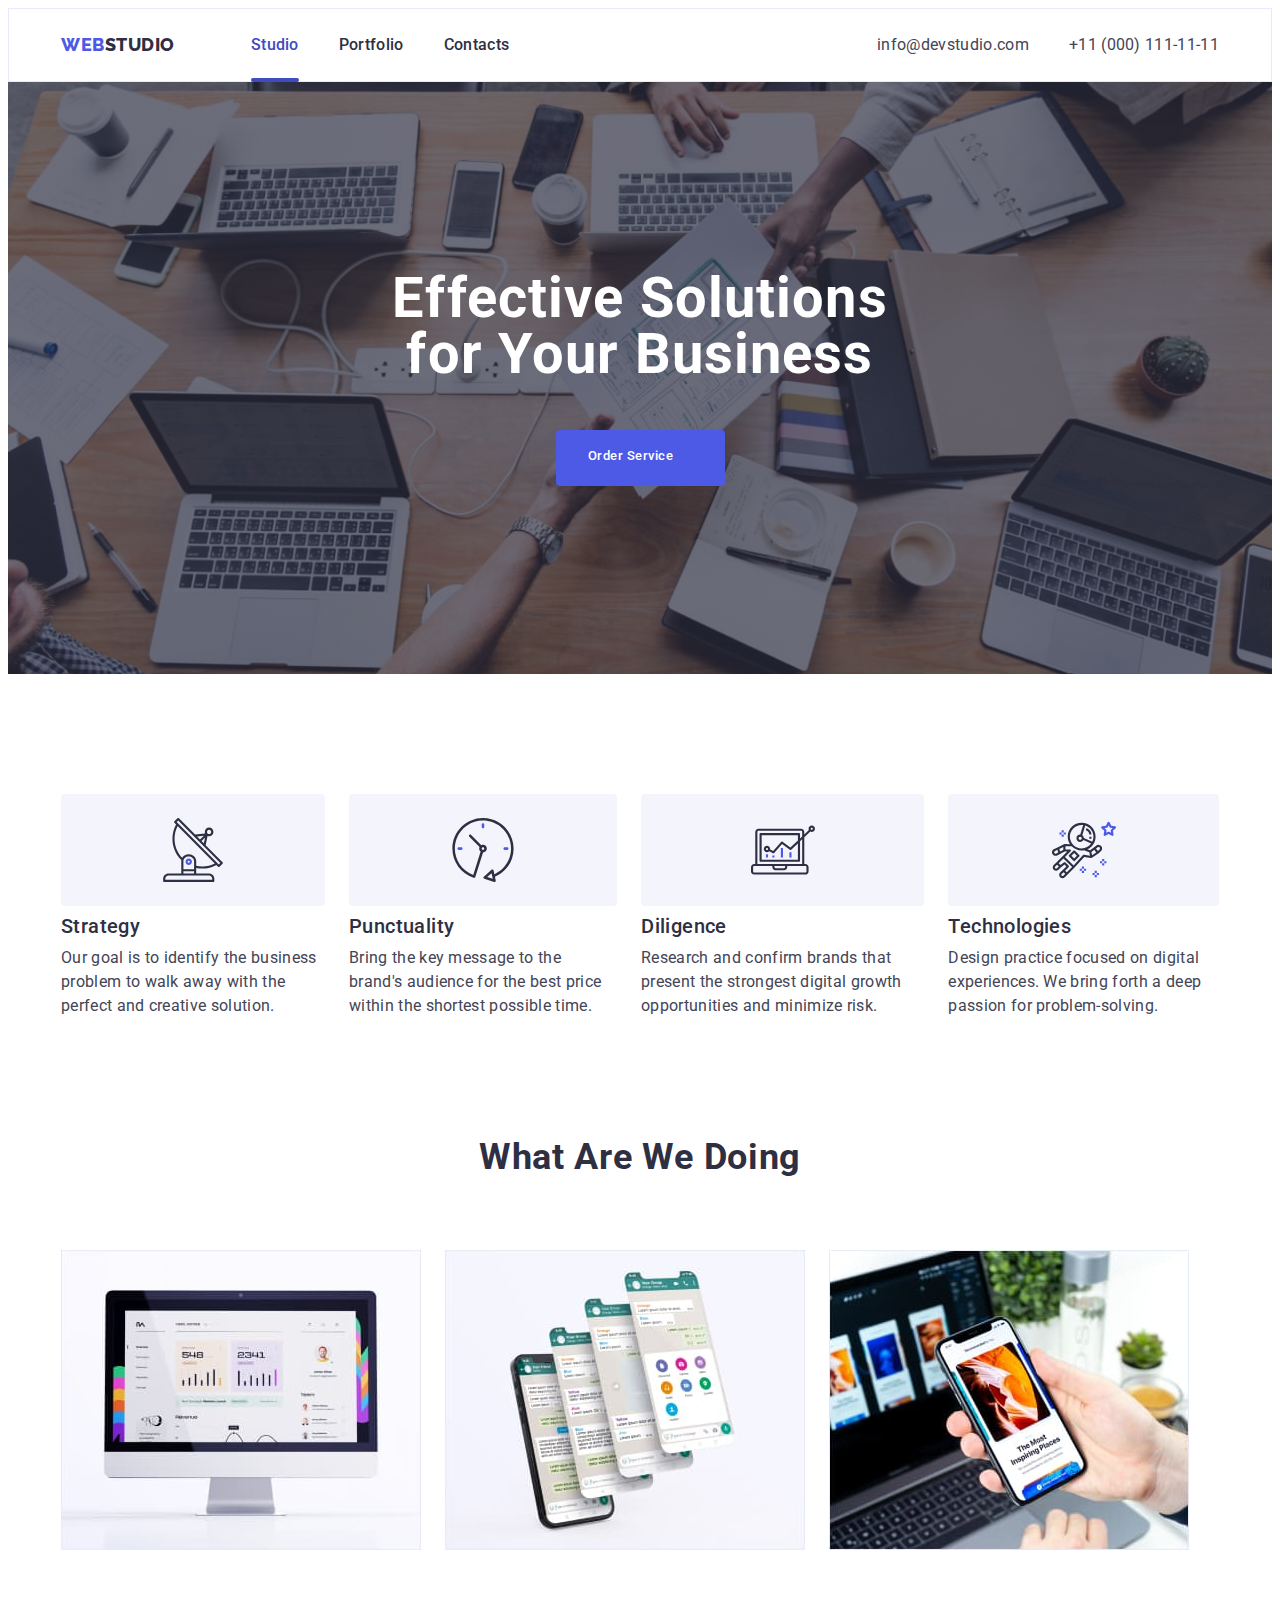
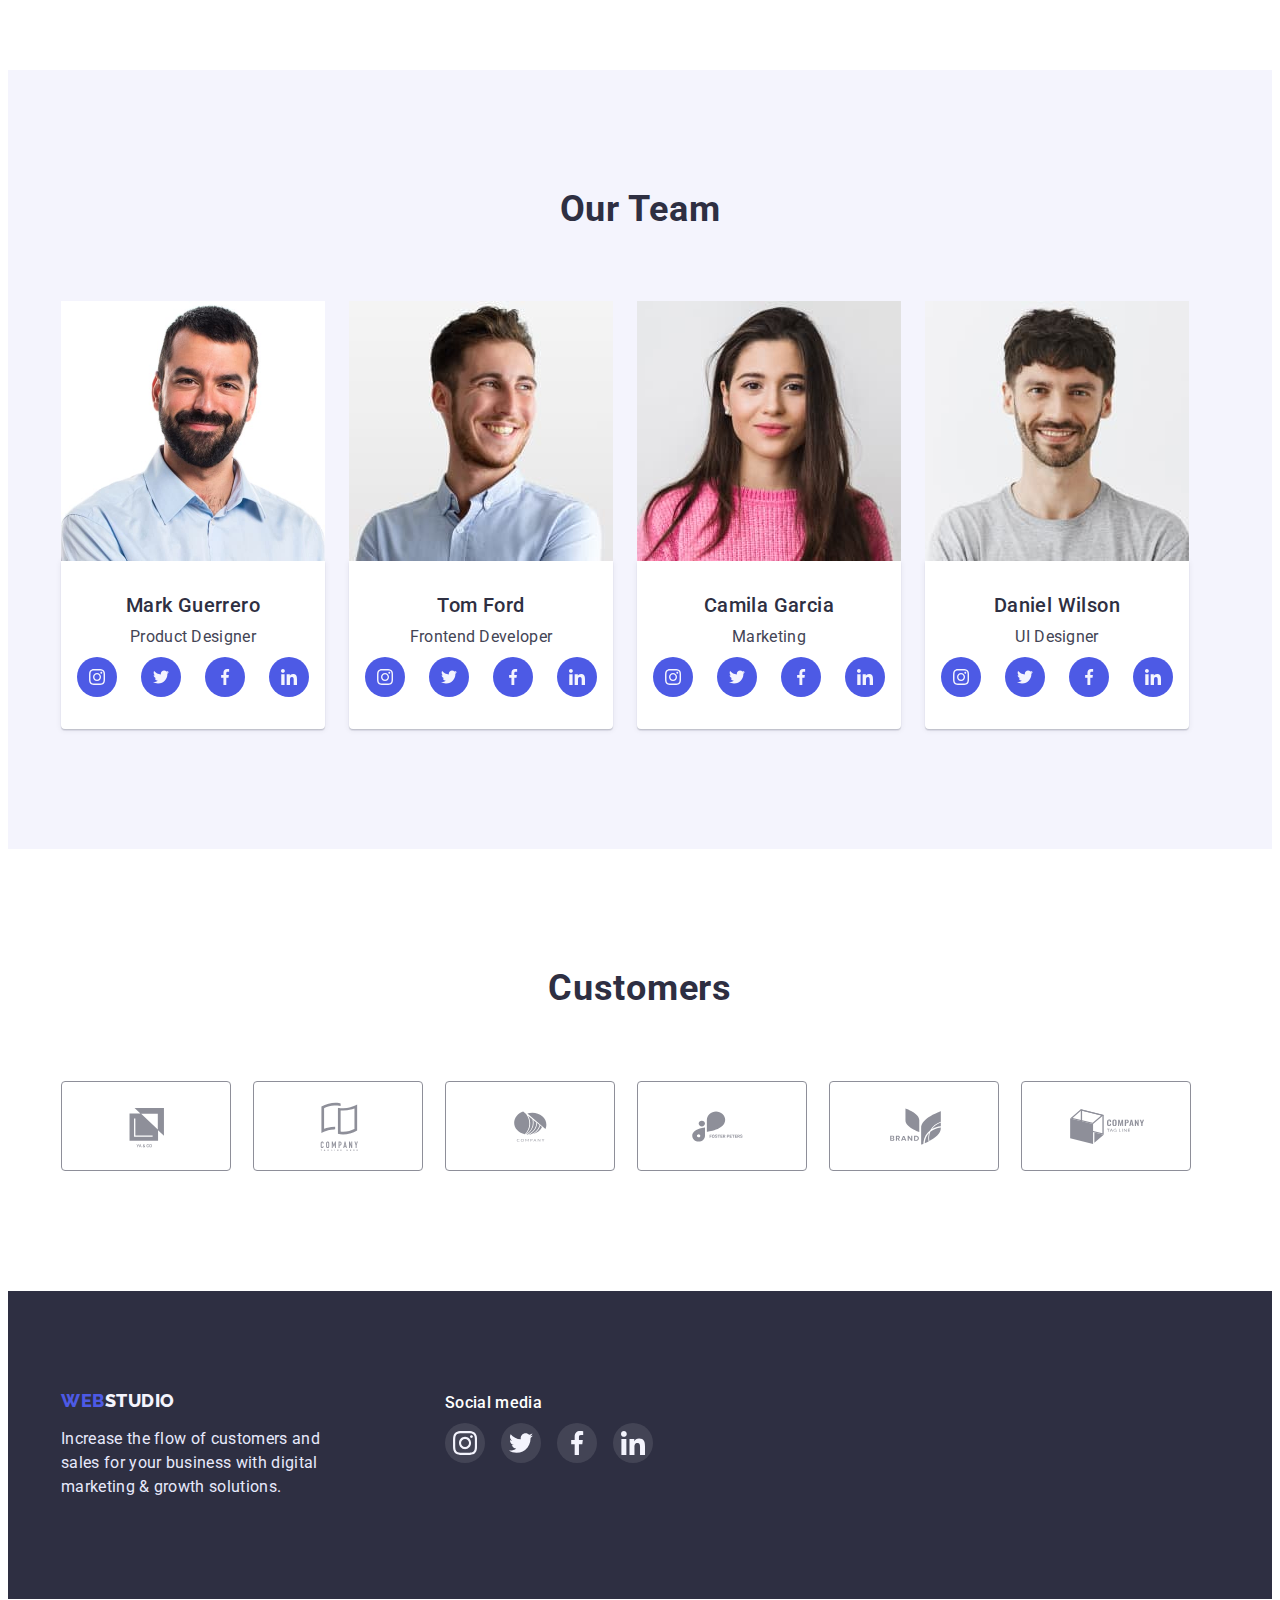
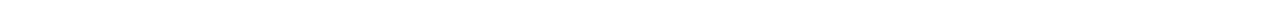
<file: index.html>
<!DOCTYPE html>
<html lang="en">
  <head>
    <meta charset="UTF-8" />
    <meta http-equiv="X-UA-Compatible" content="IE=edge" />
    <meta name="viewport" content="width=device-width, initial-scale=1.0" />
    <title>Web Studio</title>
    <link rel="preconnect" href="https://fonts.googleapis.com" />
    <link rel="preconnect" href="https://fonts.gstatic.com" crossorigin />
    <link
      href="https://fonts.googleapis.com/css2?family=Raleway:wght@800&family=Roboto:wght@400;500;700;900&display=swap"
      rel="stylesheet"
    />
    <link
      rel="stylesheet"
      href="https://cdnjs.cloudflare.com/ajax/libs/modern-normalize/1.1.0/modern-normalize.min.css"
      integrity="sha512-wpPYUAdjBVSE4KJnH1VR1HeZfpl1ub8YT/NKx4PuQ5NmX2tKuGu6U/JRp5y+Y8XG2tV+wKQpNHVUX03MfMFn9Q=="
      crossorigin="anonymous"
      referrerpolicy="no-referrer"
    />
    <link rel="stylesheet" href="./css/styles.css" />
  </head>
  <body>
    <header class="header">
      <div class="container header-navigation">
        <nav class="nav">
          <a href="./index.html" class="header-logo link"
            >Web<span class="header-logo-right">Studio</span>
          </a>
          <ul class="header-list list">
            <li>
              <a href="./index.html" class="header-link link current">Studio</a>
            </li>
            <li>
              <a href="./portfolio.html" class="header-link link">Portfolio</a>
            </li>
            <li>
              <a href="" class="header-link link">Contacts</a>
            </li>
          </ul>
        </nav>
        <address class="address">
          <ul class="list address-navigation">
            <li>
              <a href="mailto:info@devstudio.com" class="address-contacts link"
                >info@devstudio.com</a
              >
            </li>
            <li>
              <a href="tel:+110001111111" class="address-contacts link"
                >+11 (000) 111-11-11</a
              >
            </li>
          </ul>
        </address>
      </div>
    </header>
    <main>
      <section class="hero section">
        <div class="container">
          <h1 class="hero-title">Effective Solutions for Your Business</h1>
          <button type="button" data-modal-open class="hero-btn">Order Service</button>
        </div>
      </section>
      <section class="advantages section">
        <div class="container">
          <h2 class="visually-hidden">Our advantages</h2>
          <ul class="list advantages-list">
            <li class="advantages-item">
              <div class="advantages-item-container"
                ><svg width="64" height="64">
                  <use href="./images/icons.svg#icon-antenna"></use>
                </svg>
              </div>
              <h3 class="section-suptitle">Strategy</h3>
              <p class="section-text">
                Our goal is to identify the business problem to walk away with
                the perfect and creative solution.
              </p>
            </li>
            <li class="advantages-item">
              <div class="advantages-item-container"
                ><svg width="64" height="64">
                  <use href="./images/icons.svg#icon-clock"></use>
                </svg>
              </div>
              <h3 class="section-suptitle">Punctuality</h3>
              <p class="section-text">
                Bring the key message to the brand's audience for the best price
                within the shortest possible time.
              </p>
            </li>
            <li class="advantages-item">
              <div class="advantages-item-container"
                ><svg width="64" height="64">
                  <use href="./images/icons.svg#icon-diagram"></use>
                </svg>
              </div>
              <h3 class="section-suptitle">Diligence</h3>
              <p class="section-text">
                Research and confirm brands that present the strongest digital
                growth opportunities and minimize risk.
              </p>
            </li>
            <li class="advantages-item">
              <div class="advantages-item-container"
                ><svg width="64" height="64">
                  <use href="./images/icons.svg#icon-astronaut"></use>
                </svg>
              </div>
              <h3 class="section-suptitle">Technologies</h3>
              <p class="section-text">
                Design practice focused on digital experiences. We bring forth a
                deep passion for problem-solving.
              </p>
            </li>
          </ul>
        </div>
      </section>
      <section class="section">
        <div class="container">
          <h2 class="section-title">What are we doing</h2>
          <ul class="list list-doing">
            <li>
              <img
                src="./images/what-we-doing-img-1.jpg"
                alt="what-we-doing-img-1"
                width="360"
                height="300"
              />
            </li>
            <li>
              <img
                src="./images/what-we-doing-img-2.jpg"
                alt="what-we-doing-img-2"
                width="360"
                height="300"
              />
            </li>
            <li>
              <img
                src="./images/what-we-doing-img-3.jpg"
                alt="what-we-doing-img-3"
                width="360"
                height="300"
              />
            </li>
          </ul>
        </div>
      </section>
      <section class="team section">
        <div class="container">
          <h2 class="section-title">Our Team</h2>
          <ul class="list list-team">
            <li>
              <img
                src="./images/mark-guerrero.jpg"
                alt="mark-guerrero"
                width="264"
                height="260"
              />
              <div class="team-content">
                <h3 class="section-suptitle">Mark Guerrero</h3>
                <p class="section-text">Product Designer</p>
                <ul class="team-social-list list">
                  <li class="team-social-item">
                    <a href="" class="team-social-link link"
                      ><svg width="16" height="16">
                        <use href="./images/icons.svg#icon-instagram"></use>
                      </svg>
                    </a>
                  </li>
                  <li class="team-social-item">
                    <a href="" class="team-social-link link"
                      ><svg width="16" height="16">
                        <use href="./images/icons.svg#icon-twitter"></use>
                      </svg>
                    </a>
                  </li>
                  <li class="team-social-item">
                    <a href="" class="team-social-link link"
                      ><svg width="16" height="16">
                        <use href="./images/icons.svg#icon-facebook"></use>
                      </svg>
                    </a>
                  </li>
                  <li class="team-social-item">
                    <a href="" class="team-social-link link"
                      ><svg width="16" height="16">
                        <use href="./images/icons.svg#icon-linkedin"></use>
                      </svg>
                    </a>
                  </li>
                </ul>
              </div>
            </li>
            <li>
              <img
                src="./images/tom-ford.jpg"
                alt="tom-ford"
                width="264"
                height="260"
              />
              <div class="team-content">
                <h3 class="section-suptitle">Tom Ford</h3>
                <p class="section-text">Frontend Developer</p>
                <ul class="team-social-list list">
                  <li class="team-social-item">
                    <a href="" class="team-social-link link"
                      ><svg width="16" height="16">
                        <use href="./images/icons.svg#icon-instagram"></use>
                      </svg>
                    </a>
                  </li>
                  <li class="team-social-item">
                    <a href="" class="team-social-link link"
                      ><svg width="16" height="16">
                        <use href="./images/icons.svg#icon-twitter"></use>
                      </svg>
                    </a>
                  </li>
                  <li class="team-social-item">
                    <a href="" class="team-social-link link"
                      ><svg width="16" height="16">
                        <use href="./images/icons.svg#icon-facebook"></use>
                      </svg>
                    </a>
                  </li>
                  <li class="team-social-item">
                    <a href="" class="team-social-link link"
                      ><svg width="16" height="16">
                        <use href="./images/icons.svg#icon-linkedin"></use>
                      </svg>
                    </a>
                  </li>
                </ul>
              </div>
            </li>
            <li>
              <img
                src="./images/camila-garcia.jpg"
                alt="camila-garcia"
                width="264"
                height="260"
              />
              <div class="team-content">
                <h3 class="section-suptitle">Camila Garcia</h3>
                <p class="section-text">Marketing</p>
                <ul class="team-social-list list">
                  <li class="team-social-item">
                    <a href="" class="team-social-link link"
                      ><svg width="16" height="16">
                        <use href="./images/icons.svg#icon-instagram"></use>
                      </svg>
                    </a>
                  </li>
                  <li class="team-social-item">
                    <a href="" class="team-social-link link"
                      ><svg width="16" height="16">
                        <use href="./images/icons.svg#icon-twitter"></use>
                      </svg>
                    </a>
                  </li>
                  <li class="team-social-item">
                    <a href="" class="team-social-link link"
                      ><svg width="16" height="16">
                        <use href="./images/icons.svg#icon-facebook"></use>
                      </svg>
                    </a>
                  </li>
                  <li class="team-social-item">
                    <a href="" class="team-social-link link"
                      ><svg width="16" height="16">
                        <use href="./images/icons.svg#icon-linkedin"></use>
                      </svg>
                    </a>
                  </li>
                </ul>
              </div>
            </li>
            <li>
              <img
                src="./images/daniel-wilson.jpg"
                alt="daniel-wilson"
                width="264"
                height="260"
              />
              <div class="team-content">
                <h3 class="section-suptitle">Daniel Wilson</h3>
                <p class="section-text">UI Designer</p>
                <ul class="team-social-list list">
                  <li class="team-social-item">
                    <a href="" class="team-social-link link"
                      ><svg width="16" height="16">
                        <use href="./images/icons.svg#icon-instagram"></use>
                      </svg>
                    </a>
                  </li>
                  <li class="team-social-item">
                    <a href="" class="team-social-link link"
                      ><svg width="16" height="16">
                        <use href="./images/icons.svg#icon-twitter"></use>
                      </svg>
                    </a>
                  </li>
                  <li class="team-social-item">
                    <a href="" class="team-social-link link"
                      ><svg width="16" height="16">
                        <use href="./images/icons.svg#icon-facebook"></use>
                      </svg>
                    </a>
                  </li>
                  <li class="team-social-item">
                    <a href="" class="team-social-link link"
                      ><svg width="16" height="16">
                        <use href="./images/icons.svg#icon-linkedin"></use>
                      </svg>
                    </a>
                  </li>
                </ul>
              </div>
            </li>
          </ul>
        </div>
      </section>
      <section class="section">
        <div class="container">
          <h2 class="section-title">Customers</h2>
          <ul class="customers-list list">
            <li class="customers-item">
              <a href="" class="customers-link link"
                ><svg widht="41" height="47">
                  <use href="./images/icons.svg#icon-logo-company-one"></use>
                </svg>
              </a>
            </li>
            <li class="customers-item">
              <a href="" class="customers-link link"
                ><svg widht="40" height="52">
                  <use href="./images/icons.svg#icon-logo-company-two"></use>
                </svg>
              </a>
            </li>
            <li class="customers-item">
              <a href="" class="customers-link link"
                ><svg widht="44" height="41">
                  <use href="./images/icons.svg#icon-logo-company-three"></use>
                </svg>
              </a>
            </li>
            <li class="customers-item">
              <a href="" class="customers-link link"
                ><svg widht="84" height="41">
                  <use href="./images/icons.svg#icon-logo-company-four"></use>
                </svg>
              </a>
            </li>
            <li class="customers-item">
              <a href="" class="customers-link link"
                ><svg widht="63" height="45">
                  <use href="./images/icons.svg#icon-logo-company-five"></use>
                </svg>
              </a>
            </li>
            <li class="customers-item">
              <a href="" class="customers-link link"
                ><svg widht="94" height="44">
                  <use href="./images/icons.svg#icon-logo-company-six"></use>
                </svg>
              </a>
            </li>
          </ul>
        </div>
      </section>
    </main>
    <footer class="footer">
      <div class="footer-flex container">
        <div class="footer-studio">
          <a href="./index.html" class="footer-logo link"
            >Web<span class="footer-logo-right">Studio</span></a
          >
          <p class="footer-text">
            Increase the flow of customers and sales for your business with
            digital marketing & growth solutions.
          </p>
        </div>
        <div class="footer-social">
          <h3 class="section-suptitle footer-suptitle">Social media</h3>
          <ul class="footer-social-list list">
            <li class="footer-social-item">
              <a href="" class="footer-social-link link"
                ><svg width="24" height="24">
                  <use href="./images/icons.svg#icon-instagram"></use>
                </svg>
              </a>
            </li>
            <li class="footer-social-item">
              <a href="" class="footer-social-link link"
                ><svg width="24" height="24">
                  <use href="./images/icons.svg#icon-twitter"></use>
                </svg>
              </a>
            </li>
            <li class="footer-social-item">
              <a href="" class="footer-social-link link"
                ><svg width="24" height="24">
                  <use href="./images/icons.svg#icon-facebook"></use>
                </svg>
              </a>
            </li>
            <li class="footer-social-item">
              <a href="" class="footer-social-link link"
                ><svg width="24" height="24">
                  <use href="./images/icons.svg#icon-linkedin"></use>
                </svg>
              </a>
            </li>
          </ul>
        </div>
      </div>
    </footer>
    <div class="backdrop is-hidden" data-modal>
      <div class="modal">
        <button type="button" data-modal-close class="modal-close">
          <svg width="8" height="8">
            <use href="./images/icons.svg#icon-close-cross-modal"></use>
          </svg>
        </button>
      </div>
    </div>
    <script src="./js/modal.js"></script>
  </body>
</html>
</file>
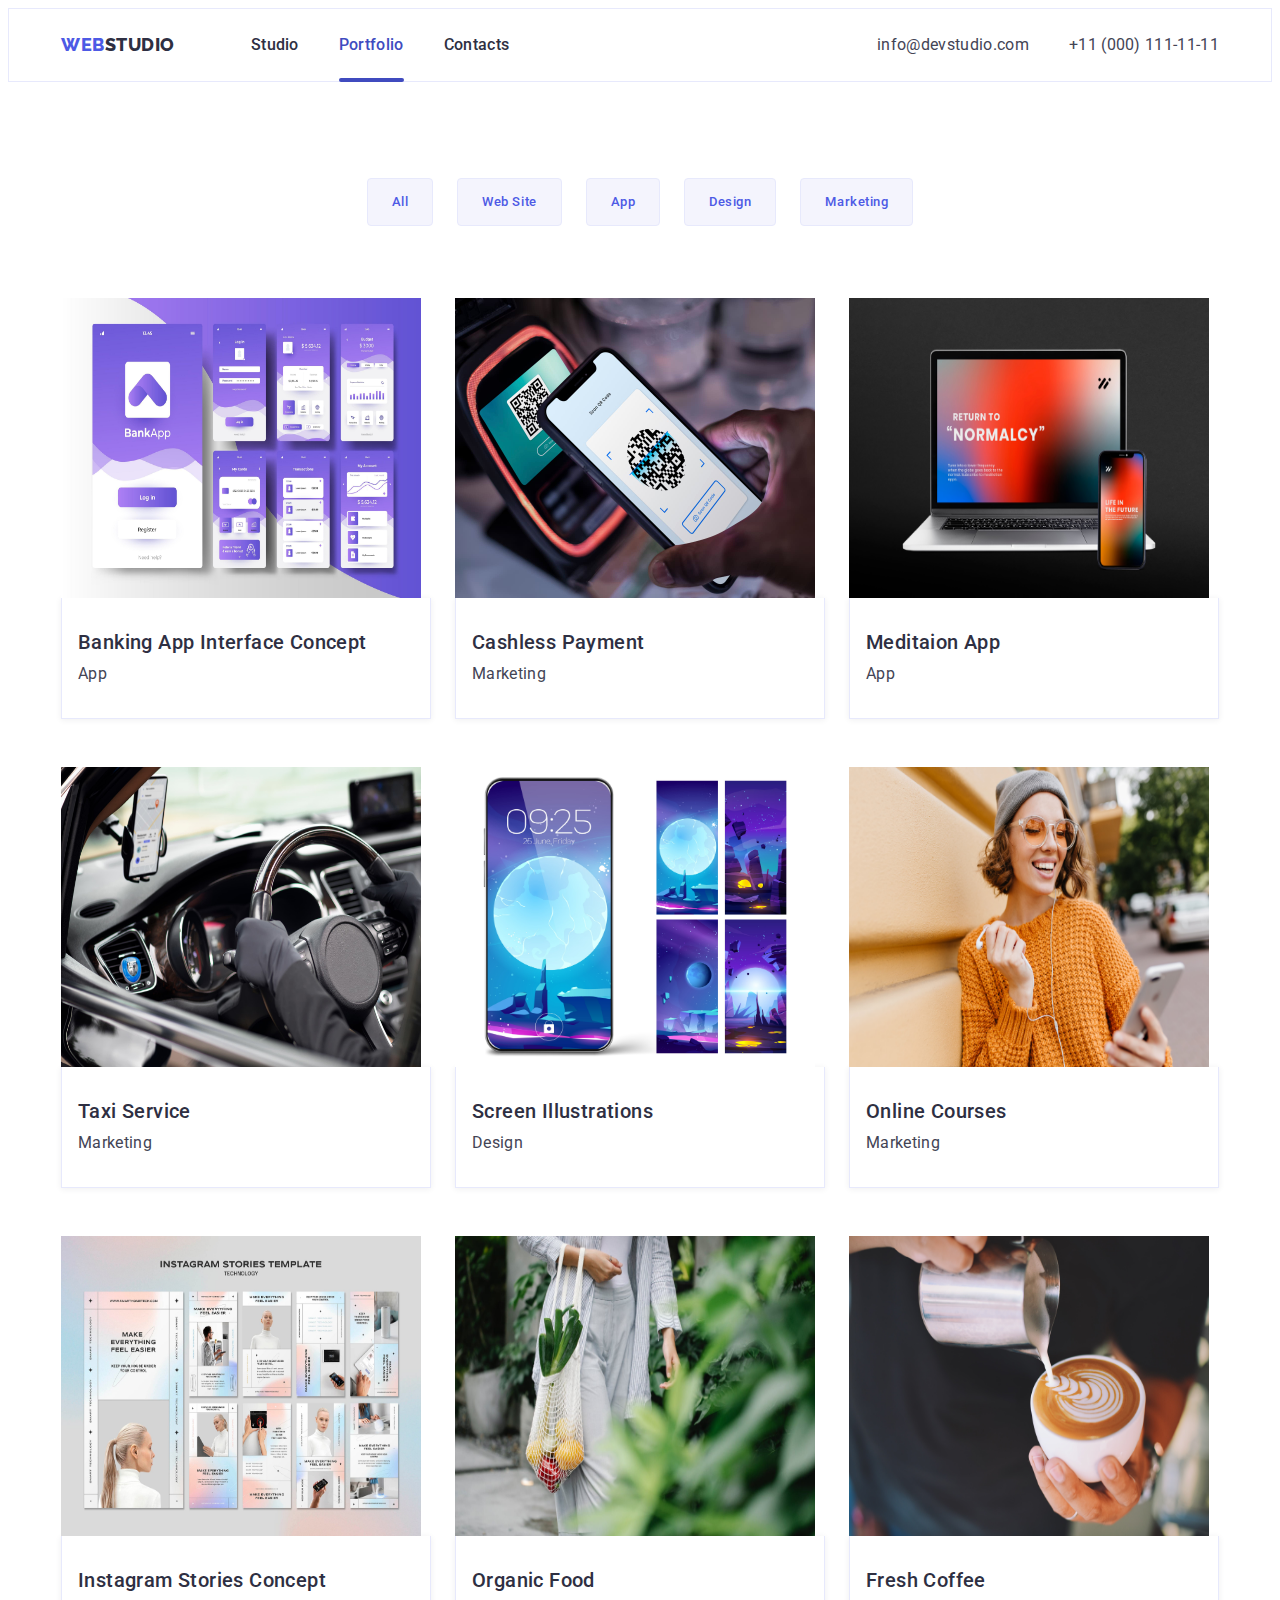
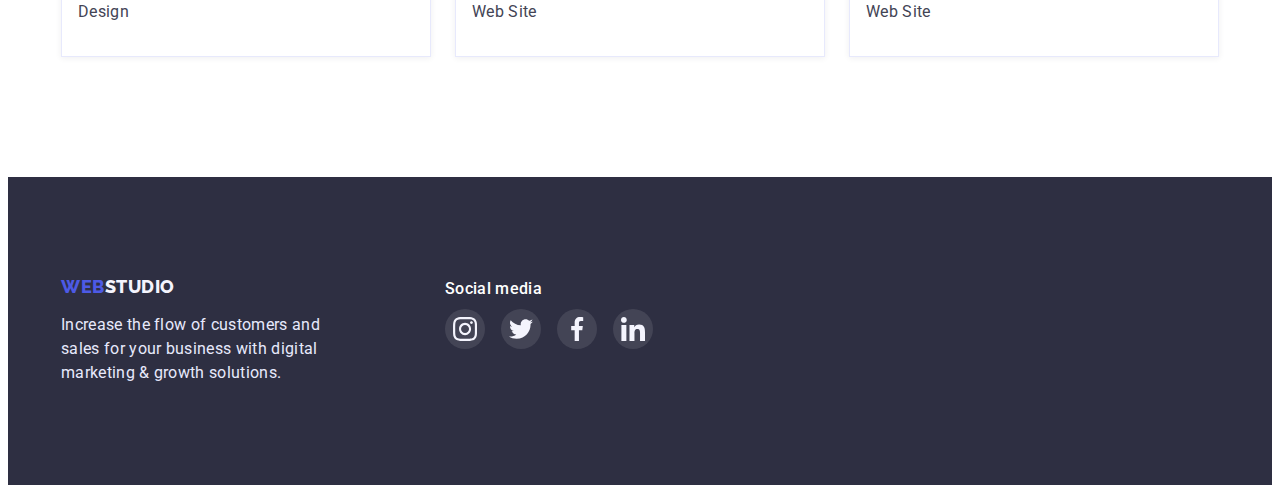
<file: portfolio.html>
<!DOCTYPE html>
<html lang="en">
  <head>
    <meta charset="UTF-8" />
    <meta http-equiv="X-UA-Compatible" content="IE=edge" />
    <meta name="viewport" content="width=device-width, initial-scale=1.0" />
    <title>Web Studio</title>
    <link rel="preconnect" href="https://fonts.googleapis.com" />
    <link rel="preconnect" href="https://fonts.gstatic.com" crossorigin />
    <link
      href="https://fonts.googleapis.com/css2?family=Raleway:wght@800&family=Roboto:wght@400;500;700;900&display=swap"
      rel="stylesheet"
    />
    <link
      rel="stylesheet"
      href="https://cdnjs.cloudflare.com/ajax/libs/modern-normalize/1.1.0/modern-normalize.min.css"
      integrity="sha512-wpPYUAdjBVSE4KJnH1VR1HeZfpl1ub8YT/NKx4PuQ5NmX2tKuGu6U/JRp5y+Y8XG2tV+wKQpNHVUX03MfMFn9Q=="
      crossorigin="anonymous"
      referrerpolicy="no-referrer"
    />
    <link rel="stylesheet" href="./css/styles.css" />
  </head>
  <body>
    <header class="header">
      <div class="container header-navigation">
        <nav class="nav">
          <a href="./index.html" class="header-logo link"
            >Web<span class="header-logo-right">Studio</span>
          </a>
          <ul class="header-list list">
            <li>
              <a href="./index.html" class="header-link link">Studio</a>
            </li>
            <li>
              <a href="./portfolio.html" class="header-link link current"
                >Portfolio</a
              >
            </li>
            <li>
              <a href="" class="header-link link">Contacts</a>
            </li>
          </ul>
        </nav>
        <address class="address">
          <ul class="list address-navigation">
            <li>
              <a href="mailto:info@devstudio.com" class="address-contacts link"
                >info@devstudio.com</a
              >
            </li>
            <li>
              <a href="tel:+110001111111" class="address-contacts link"
                >+11 (000) 111-11-11</a
              >
            </li>
          </ul>
        </address>
      </div>
    </header>
    <main>
      <section class="filter section">
        <div class="container">
          <h1 class="visually-hidden">Filter button</h1>
          <ul class="list filter-btn-list">
            <li><button type="button" class="filter-btn">All</button></li>
            <li><button type="button" class="filter-btn">Web Site</button></li>
            <li><button type="button" class="filter-btn">App</button></li>
            <li><button type="button" class="filter-btn">Design</button></li>
            <li><button type="button" class="filter-btn">Marketing</button></li>
          </ul>
          <ul class="list portfolio-list">
            <li class="portfolio-items">
              <a class="portfolio-link link" href="">
                <div class="portfolio-card-wrap">
                  <img
                    src="./images/banking-app.jpg"
                    alt="banking-app-interface-concept"
                    width="360"
                    height="300"
                  />
                  <p class="portfolio-card-text">
                    14 Stylish and User-Friendly App Design Concepts · Task
                    Manager App · Calorie Tracker App · Exotic Fruit Ecommerce
                    App · Cloud Storage App
                  </p>
                </div>
                <div class="list-portfolio-item">
                  <h2 class="section-suptitle portfolio-suptitle">
                    Banking App Interface Concept
                  </h2>
                  <p class="section-text">App</p>
                </div>
              </a>
            </li>
            <li class="portfolio-items">
              <a class="portfolio-link link" href="">
                <div class="portfolio-card-wrap">
                  <img
                    src="./images/cashless-payment.jpg"
                    alt="cashless-payment"
                    width="360"
                    height="300"
                  />
                  <p class="portfolio-card-text">
                    14 Stylish and User-Friendly App Design Concepts · Task
                    Manager App · Calorie Tracker App · Exotic Fruit Ecommerce
                    App · Cloud Storage App
                  </p>
                </div>
                <div class="list-portfolio-item">
                  <h2 class="section-suptitle">Cashless Payment</h2>
                  <p class="section-text">Marketing</p>
                </div>
              </a>
            </li>
            <li class="portfolio-items">
              <a class="portfolio-link link" href="">
                <div class="portfolio-card-wrap">
                  <img
                    src="./images/meditation-app.jpg"
                    alt="meditation-app"
                    width="360"
                    height="300"
                  />
                  <p class="portfolio-card-text">
                    14 Stylish and User-Friendly App Design Concepts · Task
                    Manager App · Calorie Tracker App · Exotic Fruit Ecommerce
                    App · Cloud Storage App
                  </p>
                </div>
                <div class="list-portfolio-item">
                  <h2 class="section-suptitle">Meditaion App</h2>
                  <p class="section-text">App</p>
                </div>
              </a>
            </li>
            <li class="portfolio-items">
              <a class="portfolio-link link" href="">
                <div class="portfolio-card-wrap">
                  <img
                    src="./images/taxi-service.jpg"
                    alt="taxi-service"
                    width="360"
                    height="300"
                  />
                  <p class="portfolio-card-text">
                    14 Stylish and User-Friendly App Design Concepts · Task
                    Manager App · Calorie Tracker App · Exotic Fruit Ecommerce
                    App · Cloud Storage App
                  </p>
                </div>
                <div class="list-portfolio-item">
                  <h2 class="section-suptitle">Taxi Service</h2>
                  <p class="section-text">Marketing</p>
                </div>
              </a>
            </li>
            <li class="portfolio-items">
              <a class="portfolio-link link" href="">
                <div class="portfolio-card-wrap">
                  <img
                    src="./images/screen-illumination.jpg"
                    alt="screen-illumination"
                    width="360"
                    height="300"
                  />
                  <p class="portfolio-card-text">
                    14 Stylish and User-Friendly App Design Concepts · Task
                    Manager App · Calorie Tracker App · Exotic Fruit Ecommerce
                    App · Cloud Storage App
                  </p>
                </div>
                <div class="list-portfolio-item">
                  <h2 class="section-suptitle">Screen Illustrations</h2>
                  <p class="section-text">Design</p>
                </div>
              </a>
            </li>
            <li class="portfolio-items">
              <a class="portfolio-link link" href="">
                <div class="portfolio-card-wrap">
                  <img
                    src="./images/online-courses.jpg"
                    alt="online-courses"
                    width="360"
                    height="300"
                  />
                  <p class="portfolio-card-text">
                    14 Stylish and User-Friendly App Design Concepts · Task
                    Manager App · Calorie Tracker App · Exotic Fruit Ecommerce
                    App · Cloud Storage App
                  </p>
                </div>
                <div class="list-portfolio-item">
                  <h2 class="section-suptitle">Online Courses</h2>
                  <p class="section-text">Marketing</p>
                </div>
              </a>
            </li>
            <li class="portfolio-items">
              <a class="portfolio-link link" href="">
                <div class="portfolio-card-wrap">
                  <img
                    src="./images/instagram-stories.jpg"
                    alt="instagram-stories-concept"
                    width="360"
                    height="300"
                  />
                  <p class="portfolio-card-text">
                    14 Stylish and User-Friendly App Design Concepts · Task
                    Manager App · Calorie Tracker App · Exotic Fruit Ecommerce
                    App · Cloud Storage App
                  </p>
                </div>
                <div class="list-portfolio-item">
                  <h2 class="section-suptitle">Instagram Stories Concept</h2>
                  <p class="section-text">Design</p>
                </div>
              </a>
            </li>
            <li class="portfolio-items">
              <a class="portfolio-link link" href="">
                <div class="portfolio-card-wrap">
                  <img
                    src="./images/organic-food.jpg"
                    alt="organic-food"
                    width="360"
                    height="300"
                  />
                  <p class="portfolio-card-text">
                    14 Stylish and User-Friendly App Design Concepts · Task
                    Manager App · Calorie Tracker App · Exotic Fruit Ecommerce
                    App · Cloud Storage App
                  </p>
                </div>
                <div class="list-portfolio-item">
                  <h2 class="section-suptitle">Organic Food</h2>
                  <p class="section-text">Web Site</p>
                </div>
              </a>
            </li>
            <li class="portfolio-items">
              <a class="portfolio-link link" href="">
                <div class="portfolio-card-wrap">
                  <img
                    src="./images/fresh-coffee.jpg"
                    alt="fresh-coffee"
                    width="360"
                    height="300"
                  />
                  <p class="portfolio-card-text">
                    14 Stylish and User-Friendly App Design Concepts · Task
                    Manager App · Calorie Tracker App · Exotic Fruit Ecommerce
                    App · Cloud Storage App
                  </p>
                </div>
                <div class="list-portfolio-item">
                  <h2 class="section-suptitle">Fresh Coffee</h2>
                  <p class="section-text">Web Site</p>
                </div>
              </a>
            </li>
          </ul>
        </div>
      </section>
    </main>
    <footer class="footer">
      <div class="footer-flex container">
        <div class="footer-studio">
          <a href="./index.html" class="footer-logo link"
            >Web<span class="footer-logo-right">Studio</span></a
          >
          <p class="footer-text">
            Increase the flow of customers and sales for your business with
            digital marketing & growth solutions.
          </p>
        </div>
        <div class="footer-social">
          <h3 class="section-suptitle footer-suptitle">Social media</h3>
          <ul class="footer-social-list list">
            <li class="footer-social-item">
              <a href="" class="footer-social-link link"
                ><svg width="24" height="24">
                  <use href="./images/icons.svg#icon-instagram"></use>
                </svg>
              </a>
            </li>
            <li class="footer-social-item">
              <a href="" class="footer-social-link link"
                ><svg width="24" height="24">
                  <use href="./images/icons.svg#icon-twitter"></use>
                </svg>
              </a>
            </li>
            <li class="footer-social-item">
              <a href="" class="footer-social-link link"
                ><svg width="24" height="24">
                  <use href="./images/icons.svg#icon-facebook"></use>
                </svg>
              </a>
            </li>
            <li class="footer-social-item">
              <a href="" class="footer-social-link link"
                ><svg width="24" height="24">
                  <use href="./images/icons.svg#icon-linkedin"></use>
                </svg>
              </a>
            </li>
          </ul>
        </div>
      </div>
    </footer>
  </body>
</html>
</file>
<file: css/styles.css>
:root {
  --navy-blue: #2e2f42;
  --iris: #4d5ae5;
  --ocean: #404bbf;
  --slate: #434455;
  --white: #ffffff;
  --cloud: #f4f4fd;
  --cornflover: #e7e9fc;
  --green: #31d0aa;
  --grey: #8e8f99;
}

body {
  font-family: "Roboto", sans-serif;
  color: var(--navy-blue);
  background-color: var(--white);
  font-size: 16px;
}

h1,
h2,
h3,
h4,
h5,
h6,
p {
  margin: 0;
}

ul {
  margin: 0;
  padding-left: 0;
}

img {
  display: block;
}

.container {
  width: 1158px;
  padding-left: 15px;
  padding-right: 15px;
  margin-left: auto;
  margin-right: auto;
  /* outline: 2px solid tomato; */
}

.section {
  padding-top: 120px;
  padding-bottom: 120px;
}

.list {
  list-style: none;
}

.link {
  text-decoration: none;
  color: inherit;
}

.visually-hidden {
  position: absolute;
  white-space: nowrap;
  width: 1px;
  height: 1px;
  overflow: hidden;
  border: 0;
  padding: 0;
  clip: rect(0 0 0 0);
  clip-path: inset(50%);
  margin: -1px;
}

.section-title {
  text-transform: capitalize;
  margin-bottom: 72px;
  text-align: center;
  font-size: 36px;
  line-height: 1.1;
  letter-spacing: 0.02em;
}

.section-suptitle {
  font-weight: 500;
  font-size: 20px;
  line-height: 1.2;
  letter-spacing: 0.02em;
  margin-bottom: 8px;
}

.section-text {
  font-style: normal;
  font-weight: 400;
  font-size: 16px;
  line-height: 1.5;
  letter-spacing: 0.02em;
  color: var(--slate);
}

/* ----------------- HEADER ---------------------- */

.header-navigation {
  display: flex;
  align-items: center;
}

.header {
  padding-top: 24px;
  padding-bottom: 24px;
  border: 1px solid var(--cornflover);
}

.nav {
  display: flex;
  align-items: center;
}

.header-logo {
  margin-right: 76px;
  font-family: "Raleway", sans-serif;
  font-style: normal;
  font-weight: 800;
  font-size: 18px;
  line-height: 1.33;
  letter-spacing: 0.03em;
  text-transform: uppercase;
  color: var(--iris);
}

.header-logo-right {
  color: var(--navy-blue);
}

.header-list {
  display: flex;
  gap: 40px;
}

.current {
  color: var(--ocean);
  position: relative;
}

.current::after {
  content: "";
  position: absolute;
  left: 0px;
  bottom: -28px;
  width: 100%;
  height: 4px;
  border-radius: 2px;
  background-color: var(--ocean);
}

.header-link {
  font-weight: 500;
  line-height: 1.5;
  letter-spacing: 0.02em;
  transition: color 250ms cubic-bezier(0.4, 0, 0.2, 1);
}

.header-link:hover,
.header-link:focus {
  color: var(--ocean);
}

.address {
  margin-left: auto;
}

.address-navigation {
  display: flex;
  align-items: center;
  gap: 40px;
}

.address-contacts {
  font-style: normal;
  line-height: 1.5;
  letter-spacing: 0.02em;
  color: var(--slate);
  transition: color 250ms cubic-bezier(0.4, 0, 0.2, 1);
}
.address-contacts:hover,
.address-contacts:focus {
  color: var(--ocean);
}

/* ----------------- HERO ---------------------- */

.hero {
  padding: 188px 0;
  background-color: var(--navy-blue);
  max-width: 1440px;
  max-height: 600px;
  background-image: linear-gradient(
      rgba(46, 47, 66, 0.7),
      rgba(46, 47, 66, 0.7)
    ),
    url(../images/hero-background.jpg);
  margin: 0 auto;
  background-repeat: no-repeat;
  background-size: cover;
  background-position: center;
}

.hero-title {
  max-width: 500px;

  text-align: center;
  font-size: 56px;
  line-height: 1;
  letter-spacing: 0.02em;
  color: var(--white);

  margin: 0 auto 48px auto;
}
.hero-btn {
  min-width: 169px;
  height: 56px;
  display: flex;
  margin: 0 auto;

  padding: 16px 32px;
  background-color: var(--iris);
  font-family: inherit;
  font-weight: 500;
  line-height: 1.5;
  letter-spacing: 0.04em;
  color: var(--white);

  cursor: pointer;

  border-radius: 4px;
  border: none;

  transition: background-color 250ms cubic-bezier(0.4, 0, 0.2, 1);
}
.hero-btn:hover,
.hero-btn:focus {
  background: var(--ocean);
}

/* ----------------- ADVANTAGES ---------------------- */

.advantages {
  padding-bottom: 0px;
}

.advantages-list {
  display: flex;
  gap: 24px;
}

.advantages-item {
  min-width: 264px;
}

.advantages-item-container {
  display: flex;
  justify-content: center;
  align-items: center;
  height: 112px;
  margin-bottom: 8px;
  background: var(--cloud);
  border-radius: 4px;
}

/* ----------------- DOING ---------------------- */

.list-doing {
  display: flex;
  gap: 24px;
}

/* ----------------- TEAM ---------------------- */

.team {
  background: var(--cloud);
}

.list-team {
  display: flex;
  gap: 24px;
}

.team-content {
  text-align: center;
  padding-top: 32px;
  padding-bottom: 32px;
  background: var(--white);
  border-radius: 0px 0px 4px 4px;
  box-shadow: 0px 1px 6px rgba(46, 47, 66, 0.08),
    0px 1px 1px rgba(46, 47, 66, 0.16), 0px 2px 1px rgba(46, 47, 66, 0.08);
}

.team-social-list {
  display: flex;
  justify-content: center;
  gap: 24px;
  margin-top: 8px;
}

.team-social-item {
  width: 40px;
  height: 40px;
}

.team-social-link {
  width: 100%;
  height: 100%;
  /* display: block; */
  background: var(--iris);
  border-radius: 50%;
  display: flex;
  justify-content: center;
  align-items: center;
  transition: background-color 250ms cubic-bezier(0.4, 0, 0.2, 1);
}

.team-social-link:hover,
.team-social-link:focus {
  background-color: var(--ocean);
}

/* ----------------- CUSTOMERS ---------------------- */

.customers-list {
  display: flex;
  gap: 24px;
}
.customers-item {
  width: 168px;
}
.customers-link {
  width: 100%;
  height: 88px;
  display: flex;
  justify-content: center;
  align-items: center;
  border: 1px solid var(--grey);
  border-radius: 4px;
  fill: var(--grey);
  transition: border 250ms cubic-bezier(0.4, 0, 0.2, 1),
    fill 250ms cubic-bezier(0.4, 0, 0.2, 1);
}

.customers-link:hover,
.customers-link:focus {
  fill: var(--ocean);
  border: 1px solid var(--ocean);
}

/* ----------------- FOOTER ---------------------- */

.footer {
  background-color: var(--navy-blue);
  padding-top: 100px;
  padding-bottom: 100px;
}

.footer-flex {
  display: flex;
}

.footer-studio {
  max-width: 264px;

  margin-right: 120px;
}

.footer-logo {
  font-family: "Raleway";
  font-style: normal;
  font-weight: 800;
  font-size: 18px;
  line-height: 1.1;
  letter-spacing: 0.03em;
  text-transform: uppercase;
  color: var(--iris);
}
.footer-logo-right {
  color: var(--cloud);
}
.footer-text {
  width: 264px;
  height: 72px;
  margin-top: 16px;
  line-height: 1.5;
  letter-spacing: 0.02em;
  color: var(--cornflover);
}

.footer-suptitle {
  font-weight: 500;
  font-size: 16px;
  line-height: 1.5;
  letter-spacing: 0.02em;
  color: var(--white);
}

.footer-social-list {
  display: flex;
  justify-content: center;
  width: 208px;
  height: 40px;
  gap: 16px;
}
.footer-social-item {
  width: 40px;
  height: 40px;
}
.footer-social-link {
  width: 100%;
  height: 100%;
  display: block;
  background: rgba(255, 255, 255, 0.1);
  border-radius: 50%;
  display: flex;
  justify-content: center;
  align-items: center;
  transition: background-color 250ms cubic-bezier(0.4, 0, 0.2, 1);
}

.footer-social-link:hover,
.footer-social-link:focus {
  background-color: var(--green);
}

/* ----------------- PORTFOLIO ---------------------- */

/* ----------------- FILTER BUTTON ---------------------- */

.filter {
  padding-top: 96px;
}

.filter-btn-list {
  display: flex;
  align-items: center;
  margin-bottom: 72px;
  justify-content: center;
  gap: 24px;
}

.filter-btn {
  width: auto;
  min-height: 48px;
  padding: 12px 24px;
  font-family: inherit;
  font-weight: 500;
  line-height: 1.5;
  letter-spacing: 0.04em;
  color: var(--iris);
  cursor: pointer;
  background: var(--cloud);
  border: 1px solid var(--cornflover);
  border-radius: 4px;
  transition: background-color 250ms cubic-bezier(0.4, 0, 0.2, 1),
    color 250ms cubic-bezier(0.4, 0, 0.2, 1),
    box-shadow 250ms cubic-bezier(0.4, 0, 0.2, 1);
}

.filter-btn:hover,
.filter-btn:focus {
  background: var(--ocean);
  color: var(--white);
  box-shadow: 0px 3px 1px rgba(0, 0, 0, 0.1), 0px 2px 1px rgba(0, 0, 0, 0.08),
    0px 2px 2px rgba(0, 0, 0, 0.12);
}

/* ----------------- PROJECT ---------------------- */

.portfolio-list {
  display: flex;
  flex-wrap: wrap;
  column-gap: 24px;
  row-gap: 48px;
}

.portfolio-card-wrap {
  position: relative;
  overflow: hidden;
}

.portfolio-card-text {
  position: absolute;
  top: 0;
  padding: 40px 32px 164px 32px;
  height: 100%;
  font-style: normal;
  font-weight: 400;
  font-size: 16px;
  line-height: 1.5;
  letter-spacing: 0.02em;
  color: var(--cloud);
  background-color: var(--iris);
  transform: translateY(100%);
  transition: transform 250ms cubic-bezier(0.4, 0, 0.2, 1);
}

.portfolio-items:hover .portfolio-card-text,
.portfolio-items:focus .portfolio-card-text {
  transform: translateY(0%);
}

.portfolio-items {
  flex-basis: calc((100% - 48px) / 3);
}

.portfolio-link {
  transition: box-shadow 250ms cubic-bezier(0.4, 0, 0.2, 1);
}

.portfolio-link:hover,
.portfolio-link:focus {
  display: block;
  box-shadow: 0px 1px 6px rgba(46, 47, 66, 0.08),
    0px 1px 1px rgba(46, 47, 66, 0.16), 0px 2px 1px rgba(46, 47, 66, 0.08);
}

.list-portfolio-item {
  padding-top: 32px;
  padding-bottom: 32px;
  padding-left: 16px;
  border-top: none;
  border-left: 1px solid var(--cornflover);
  border-right: 1px solid var(--cornflover);
  border-bottom: 1px solid var(--cornflover);
  box-shadow: 0px 1px 6px rgba(46, 47, 66, 0.08);
}

/* ----------------- MODAL ---------------------- */

.backdrop {
  position: fixed;
  top: 0;
  width: 100%;
  height: 100%;
  background: rgba(46, 47, 66, 0.4);
  transition: opacity 250ms cubic-bezier(0.4, 0, 0.2, 1),
    visibility 250ms cubic-bezier(0.4, 0, 0.2, 1);
}

.is-hidden {
  opacity: 0;
  visibility: hidden;
  pointer-events: none;
}

.modal {
  position: absolute;
  top: 50%;
  left: 50%;
  transform: translate(-50%, -50%);
  width: 408px;
  min-height: 576px;
  background: #fcfcfc;
  box-shadow: 0px 1px 1px rgba(0, 0, 0, 0.14), 0px 1px 3px rgba(0, 0, 0, 0.12),
    0px 2px 1px rgba(0, 0, 0, 0.2);
  border-radius: 4px;
  padding: 20px;
}

.modal-close {
  display: block;
  margin-left: auto;
  background: #e7e9fc;
  border: 1px solid rgba(0, 0, 0, 0.1);
  border-radius: 50%;
}
</file>
